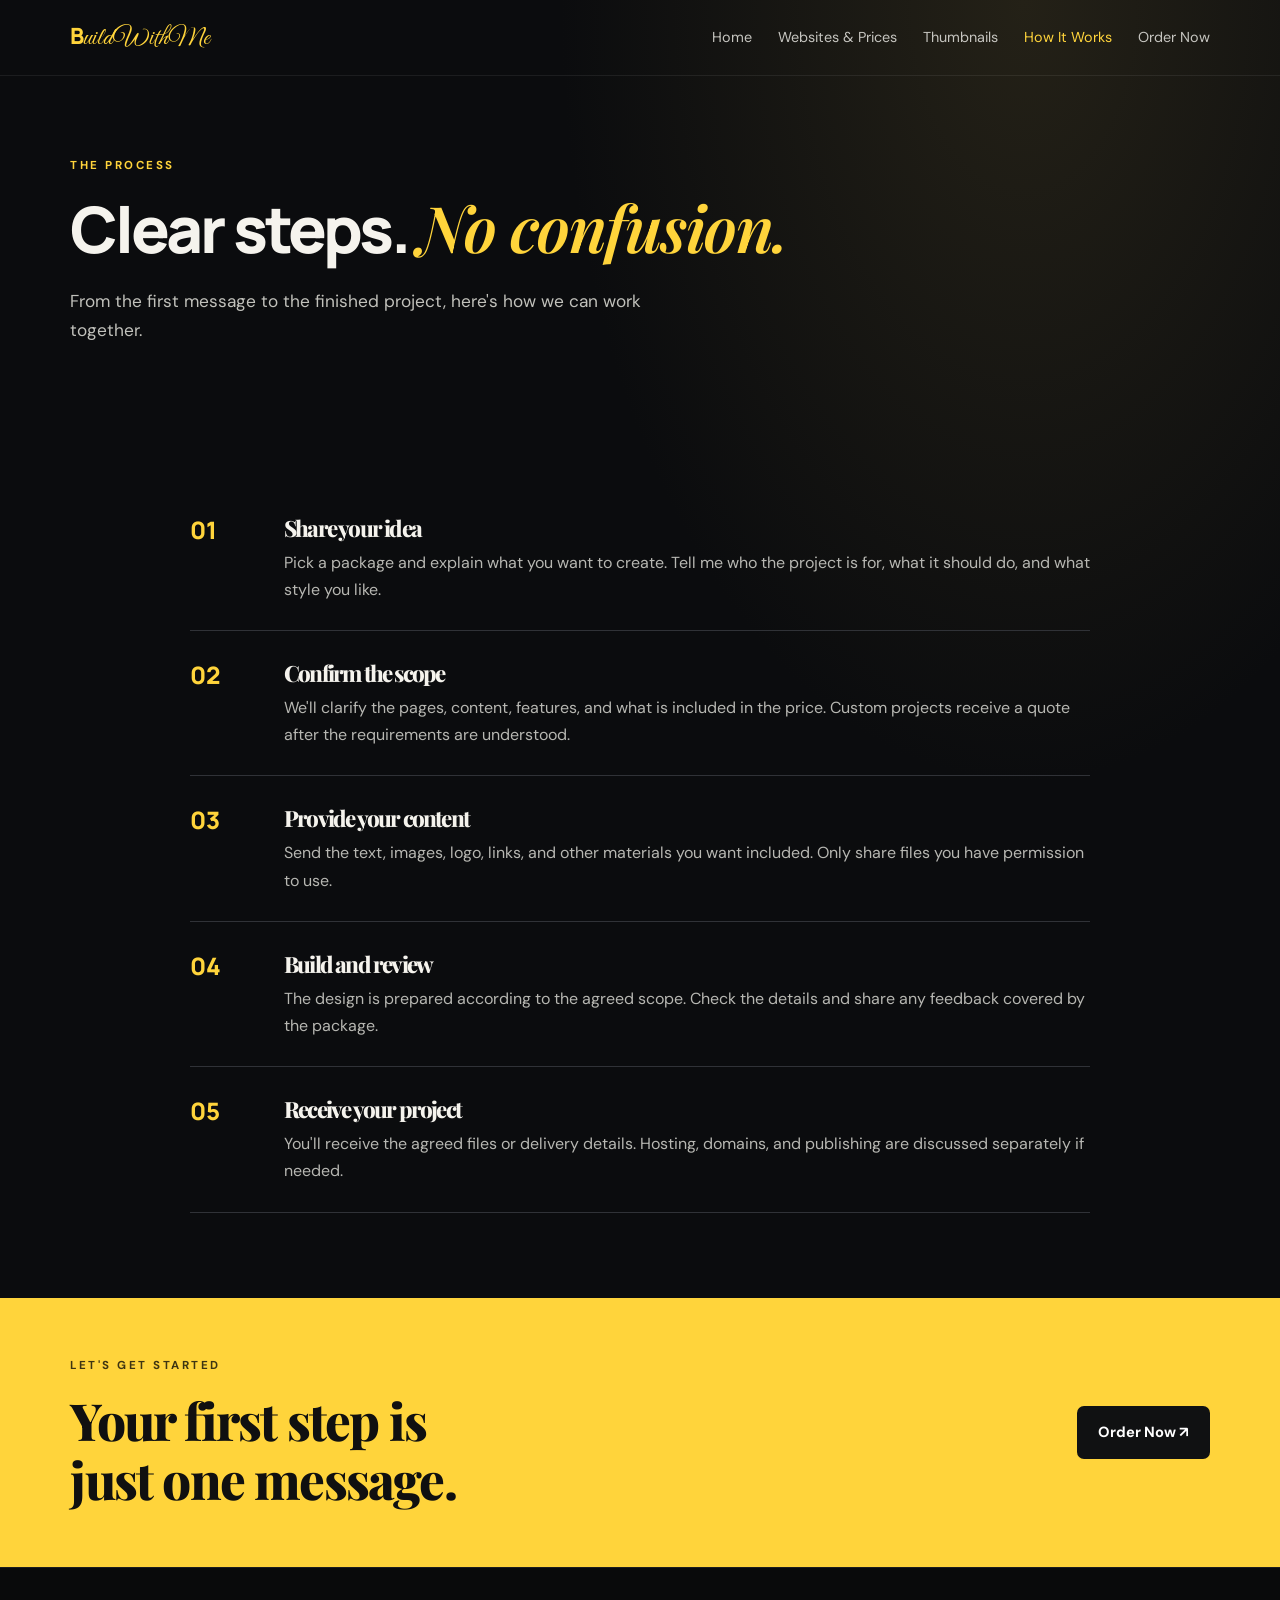
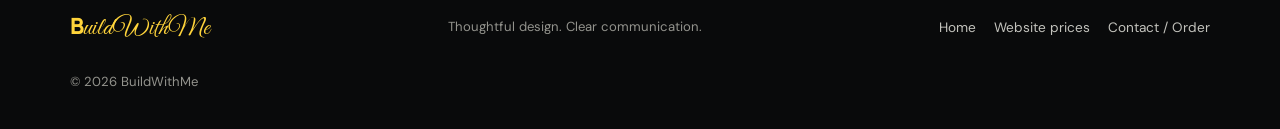
<file: how-it-works.html>
<!doctype html><html lang="en"><head><meta charset="utf-8"><meta name="viewport" content="width=device-width,initial-scale=1"><title>How It Works — BuildWithMe</title><link rel="stylesheet" href="style.css"></head><body><header><a class="logo" href="index.html">B<span>uildWithMe</span></a><button class="menu" onclick="document.querySelector('nav').classList.toggle('show')">☰</button><nav><a href="index.html">Home</a><a href="websites.html">Websites & Prices</a><a href="thumbnails.html">Thumbnails</a><a class="active" href="how-it-works.html">How It Works</a><a href="order.html">Order Now</a></nav></header><main><section class="pagehero wrap"><p class="eyebrow">THE PROCESS</p><h1>Clear steps. <em>No confusion.</em></h1><p class="lead">From the first message to the finished project, here's how we can work together.</p></section><section class="section wrap steps"><article><span>01</span><div><h2>Share your idea</h2><p>Pick a package and explain what you want to create. Tell me who the project is for, what it should do, and what style you like.</p></div></article><article><span>02</span><div><h2>Confirm the scope</h2><p>We'll clarify the pages, content, features, and what is included in the price. Custom projects receive a quote after the requirements are understood.</p></div></article><article><span>03</span><div><h2>Provide your content</h2><p>Send the text, images, logo, links, and other materials you want included. Only share files you have permission to use.</p></div></article><article><span>04</span><div><h2>Build and review</h2><p>The design is prepared according to the agreed scope. Check the details and share any feedback covered by the package.</p></div></article><article><span>05</span><div><h2>Receive your project</h2><p>You'll receive the agreed files or delivery details. Hosting, domains, and publishing are discussed separately if needed.</p></div></article></section><section class="cta"><div class="wrap cta-inner"><div><p class="eyebrow">LET'S GET STARTED</p><h2>Your first step is<br>just one message.</h2></div><a class="btn black" href="order.html">Order Now ↗</a></div></section></main><footer><div class="wrap foot"><a class="logo" href="index.html">B<span>uildWithMe</span></a><p>Thoughtful design. Clear communication.</p><div><a href="index.html">Home</a><a href="websites.html">Website prices</a><a href="order.html">Contact / Order</a></div><small>© <span class="year"></span> BuildWithMe</small></div></footer><script src="app.js"></script></body></html>
</file>
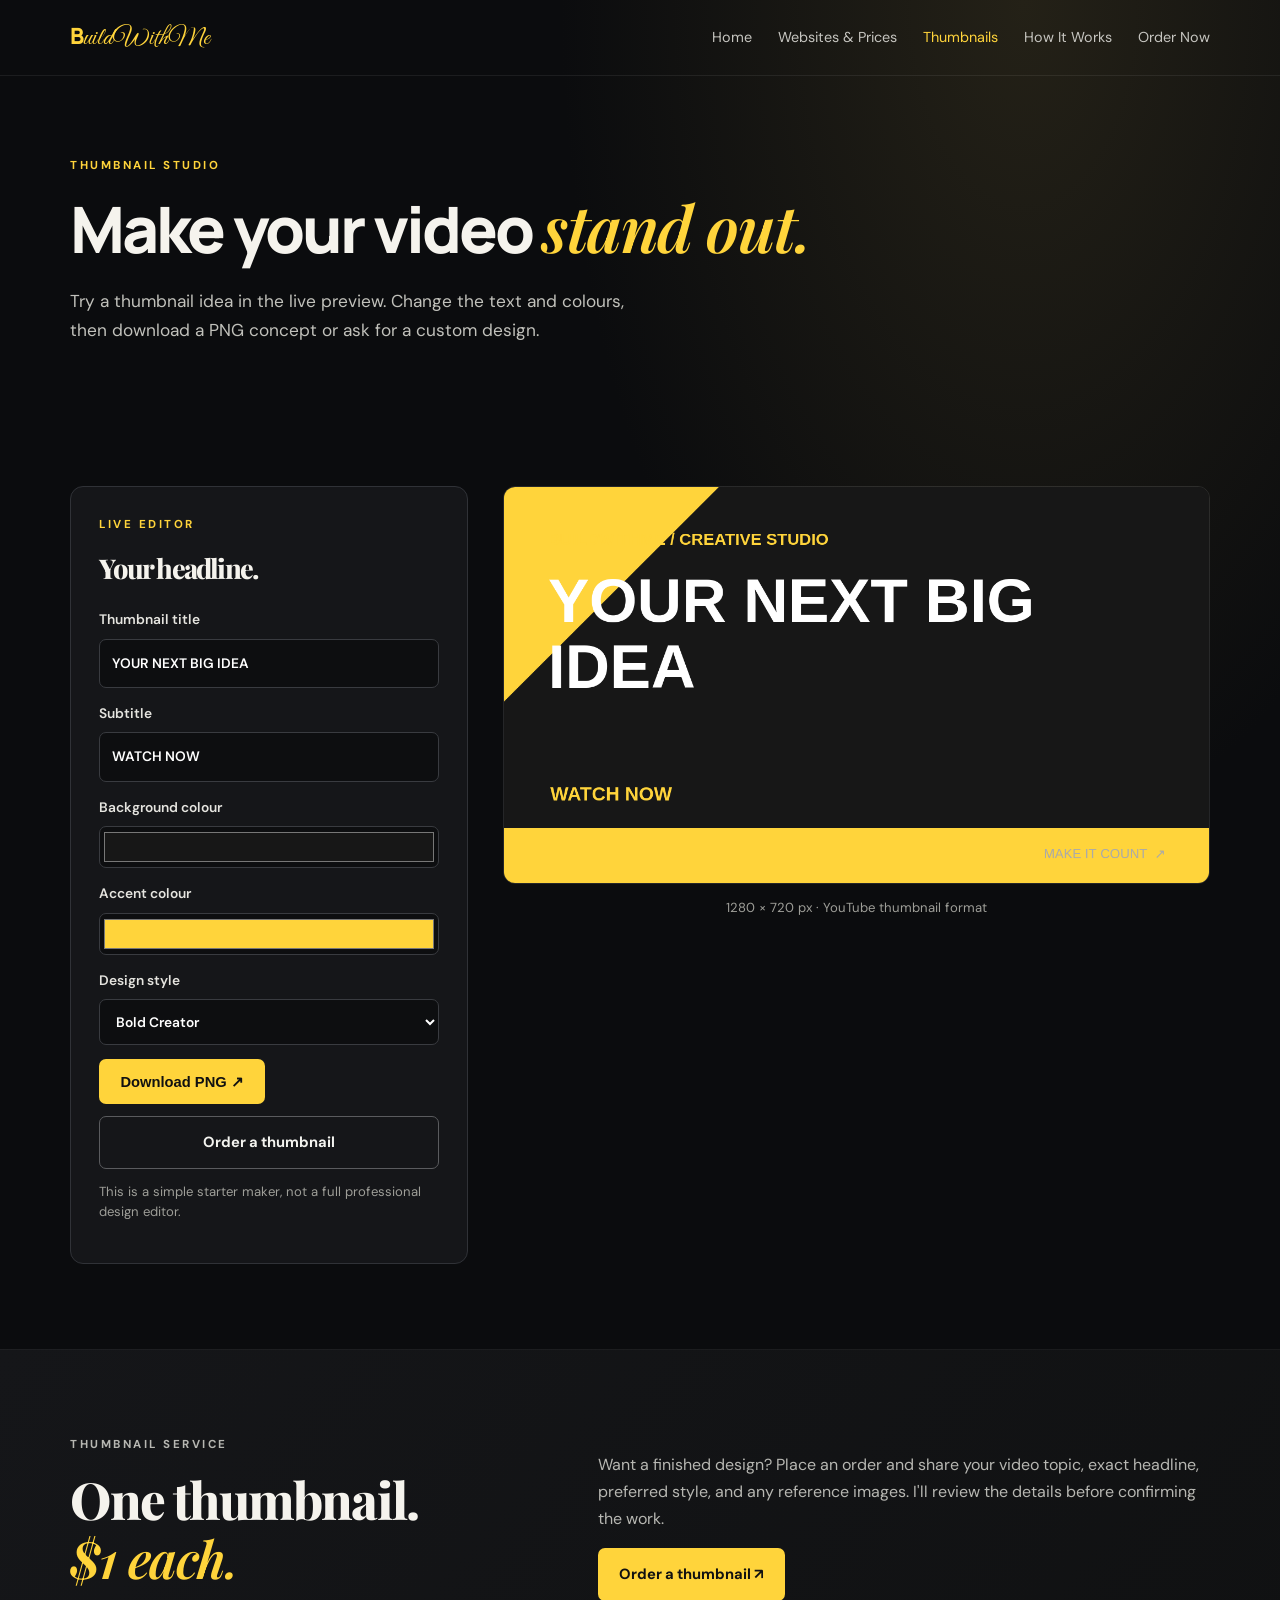
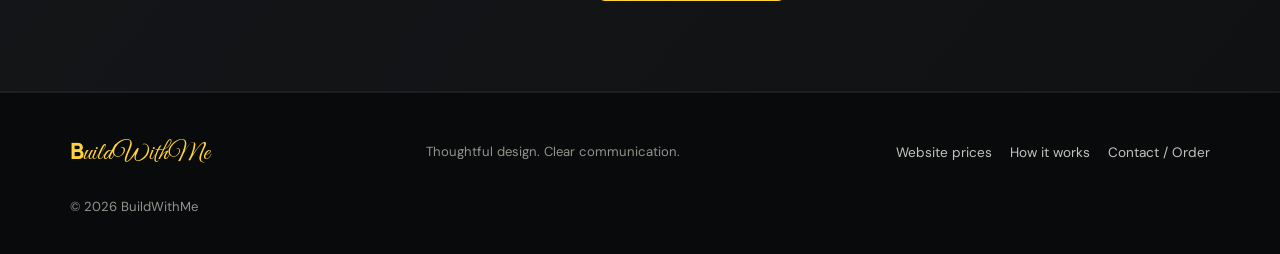
<file: thumbnails.html>
<!doctype html><html lang="en"><head><meta charset="utf-8"><meta name="viewport" content="width=device-width,initial-scale=1"><title>Thumbnails — BuildWithMe</title><link rel="stylesheet" href="style.css"></head><body><header><a class="logo" href="index.html">B<span>uildWithMe</span></a><button class="menu" onclick="document.querySelector('nav').classList.toggle('show')">☰</button><nav><a href="index.html">Home</a><a href="websites.html">Websites & Prices</a><a class="active" href="thumbnails.html">Thumbnails</a><a href="how-it-works.html">How It Works</a><a href="order.html">Order Now</a></nav></header><main><section class="pagehero wrap"><p class="eyebrow">THUMBNAIL STUDIO</p><h1>Make your video <em>stand out.</em></h1><p class="lead">Try a thumbnail idea in the live preview. Change the text and colours, then download a PNG concept or ask for a custom design.</p></section><section class="section wrap studio"><div class="controls"><p class="eyebrow">LIVE EDITOR</p><h2>Your headline.</h2><label>Thumbnail title<input id="title" maxlength="44" value="YOUR NEXT BIG IDEA"></label><label>Subtitle<input id="subtitle" maxlength="60" value="WATCH NOW"></label><label>Background colour<input id="bg" type="color" value="#171717"></label><label>Accent colour<input id="accent" type="color" value="#ffd43b"></label><label>Design style<select id="style"><option value="bold">Bold Creator</option><option value="minimal">Minimal</option><option value="luxury">Luxury</option></select></label><button class="btn yellow" id="download">Download PNG ↗</button><a class="btn ghost wide" href="order.html?plan=Thumbnail">Order a thumbnail</a><p class="hint">This is a simple starter maker, not a full professional design editor.</p></div><div class="preview"><canvas id="canvas" width="1280" height="720"></canvas><p class="small">1280 × 720 px · YouTube thumbnail format</p></div></section><section class="section dark"><div class="wrap split"><div><p class="eyebrow">THUMBNAIL SERVICE</p><h2>One thumbnail.<br><em>$1 each.</em></h2></div><div><p>Want a finished design? Place an order and share your video topic, exact headline, preferred style, and any reference images. I'll review the details before confirming the work.</p><a class="btn yellow" href="order.html?plan=Thumbnail">Order a thumbnail ↗</a></div></div></section></main><footer><div class="wrap foot"><a class="logo" href="index.html">B<span>uildWithMe</span></a><p>Thoughtful design. Clear communication.</p><div><a href="websites.html">Website prices</a><a href="how-it-works.html">How it works</a><a href="order.html">Contact / Order</a></div><small>© <span class="year"></span> BuildWithMe</small></div></footer><script src="app.js"></script></body></html>
</file>
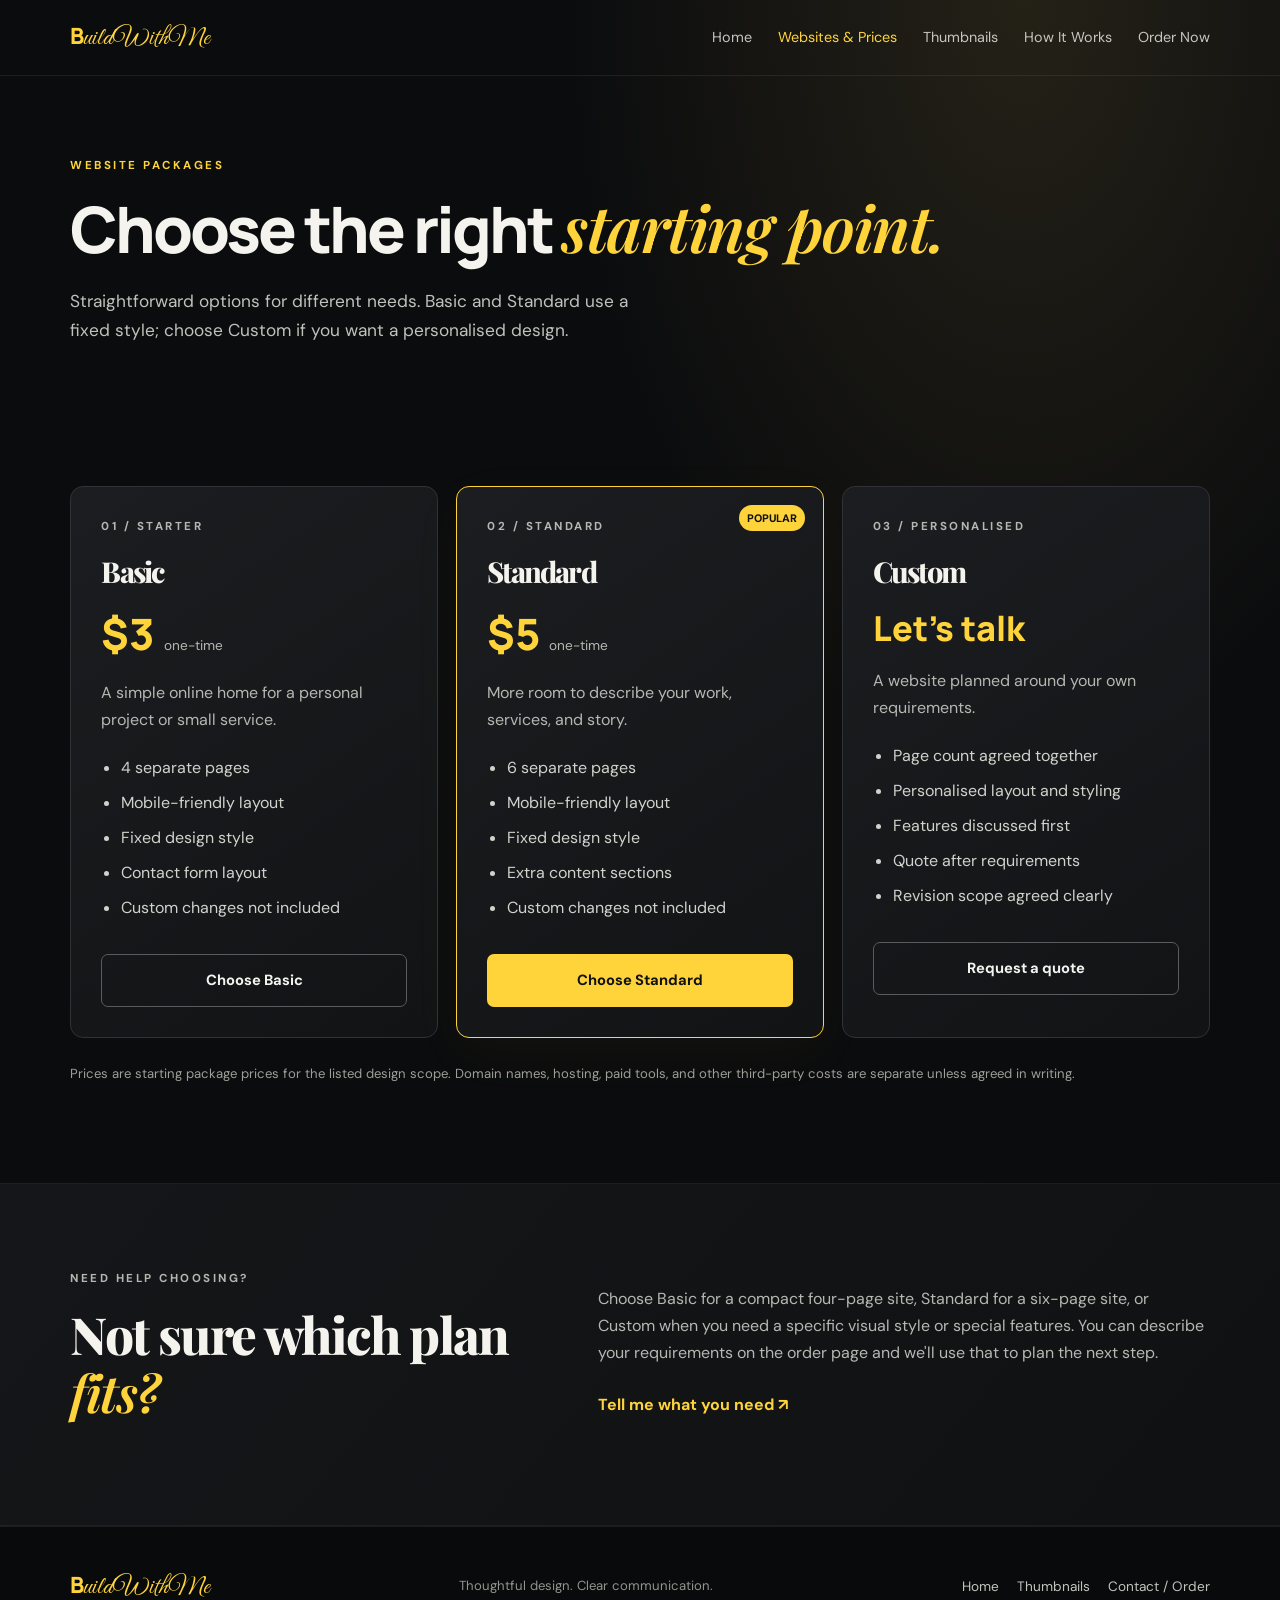
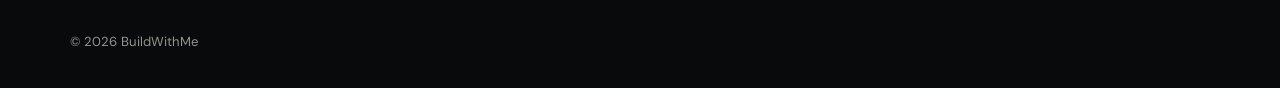
<file: websites.html>
<!doctype html><html lang="en"><head><meta charset="utf-8"><meta name="viewport" content="width=device-width,initial-scale=1"><title>Websites & Prices — BuildWithMe</title><link rel="stylesheet" href="style.css"></head><body><header><a class="logo" href="index.html">B<span>uildWithMe</span></a><button class="menu" onclick="document.querySelector('nav').classList.toggle('show')">☰</button><nav><a href="index.html">Home</a><a class="active" href="websites.html">Websites & Prices</a><a href="thumbnails.html">Thumbnails</a><a href="how-it-works.html">How It Works</a><a href="order.html">Order Now</a></nav></header><main><section class="pagehero wrap"><p class="eyebrow">WEBSITE PACKAGES</p><h1>Choose the right <em>starting point.</em></h1><p class="lead">Straightforward options for different needs. Basic and Standard use a fixed style; choose Custom if you want a personalised design.</p></section><section class="section wrap"><div class="prices"><article class="pricecard"><p class="eyebrow">01 / STARTER</p><h2>Basic</h2><div class="price">$3 <small>one-time</small></div><p>A simple online home for a personal project or small service.</p><ul><li>4 separate pages</li><li>Mobile-friendly layout</li><li>Fixed design style</li><li>Contact form layout</li><li>Custom changes not included</li></ul><a class="btn ghost wide" href="order.html?plan=Basic">Choose Basic</a></article><article class="pricecard featured"><span class="pill">POPULAR</span><p class="eyebrow">02 / STANDARD</p><h2>Standard</h2><div class="price">$5 <small>one-time</small></div><p>More room to describe your work, services, and story.</p><ul><li>6 separate pages</li><li>Mobile-friendly layout</li><li>Fixed design style</li><li>Extra content sections</li><li>Custom changes not included</li></ul><a class="btn yellow wide" href="order.html?plan=Standard">Choose Standard</a></article><article class="pricecard"><p class="eyebrow">03 / PERSONALISED</p><h2>Custom</h2><div class="price customprice">Let's talk</div><p>A website planned around your own requirements.</p><ul><li>Page count agreed together</li><li>Personalised layout and styling</li><li>Features discussed first</li><li>Quote after requirements</li><li>Revision scope agreed clearly</li></ul><a class="btn ghost wide" href="order.html?plan=Custom">Request a quote</a></article></div><p class="note">Prices are starting package prices for the listed design scope. Domain names, hosting, paid tools, and other third-party costs are separate unless agreed in writing.</p></section><section class="section dark"><div class="wrap split"><div><p class="eyebrow">NEED HELP CHOOSING?</p><h2>Not sure which plan <em>fits?</em></h2></div><div><p>Choose Basic for a compact four-page site, Standard for a six-page site, or Custom when you need a specific visual style or special features. You can describe your requirements on the order page and we'll use that to plan the next step.</p><a class="underlink" href="order.html">Tell me what you need ↗</a></div></div></section></main><footer><div class="wrap foot"><a class="logo" href="index.html">B<span>uildWithMe</span></a><p>Thoughtful design. Clear communication.</p><div><a href="index.html">Home</a><a href="thumbnails.html">Thumbnails</a><a href="order.html">Contact / Order</a></div><small>© <span class="year"></span> BuildWithMe</small></div></footer><script src="app.js"></script></body></html>
</file>
<file: style.css>
@import url('https://fonts.googleapis.com/css2?family=DM+Sans:wght@400;500;600;700&family=Manrope:wght@400;500;600;700;800&family=Playfair+Display:ital,wght@0,500;0,600;0,700;1,500;1,600&family=Great+Vibes&display=swap');
:root{--bg:#0b0c0e;--panel:#141619;--panel2:#1b1d20;--text:#f5f3ed;--muted:#b7b7b2;--yellow:#ffd43b;--line:#303237;--max:1160px}*{box-sizing:border-box}html{scroll-behavior:smooth}body{margin:0;background:radial-gradient(ellipse at 80% 0%,#242117 0,transparent 32%),var(--bg);color:var(--text);font-family:'DM Sans',sans-serif;line-height:1.7}a{color:inherit;text-decoration:none}header{max-width:1320px;margin:auto;padding:20px 5.5%;display:flex;align-items:center;justify-content:space-between;border-bottom:1px solid #ffffff12;position:relative;z-index:5}.logo{font:800 1.4rem Manrope,sans-serif;letter-spacing:-1px}.logo:first-letter{color:var(--yellow)}.logo span{color:var(--muted)}nav{display:flex;align-items:center;gap:26px}nav a{font-size:.9rem;color:#c6c5c0;transition:.2s}nav a:hover,nav a.active{color:var(--yellow)}.menu{display:none;background:none;color:white;border:0;font-size:1.5rem}.wrap{max-width:var(--max);width:89%;margin:auto}.hero{display:grid;grid-template-columns:1fr 1fr;align-items:center;gap:60px;padding-top:75px;padding-bottom:92px;min-height:600px}.eyebrow{font-size:.72rem;letter-spacing:2.5px;color:var(--yellow);font-weight:700;margin:0 0 16px}.hero h1,.pagehero h1{font:800 clamp(2.7rem,5.6vw,5.1rem)/1.08 Manrope,sans-serif;letter-spacing:-3px;margin:0 0 24px}.hero h1 em,.pagehero h1 em,h2 em{color:var(--yellow);font-style:normal}.lead{font-size:1.08rem;color:#c1c1bb;max-width:590px}.buttons{display:flex;gap:12px;flex-wrap:wrap;margin:30px 0 18px}.btn{display:inline-flex;align-items:center;justify-content:center;padding:13px 20px;border-radius:7px;font-weight:700;font-size:.92rem;border:1px solid transparent;cursor:pointer;transition:transform .2s,background .2s}.btn:hover{transform:translateY(-2px)}.yellow{background:var(--yellow);color:#111}.ghost{border-color:#5a5b5e;color:#f3f3ef;background:transparent}.black{background:#101112;color:white}.small,.hint,.note{font-size:.82rem;color:#9e9e98}.hero-image{position:relative}.hero-image img{width:100%;height:410px;object-fit:cover;border-radius:14px;border:1px solid #ffffff25;filter:saturate(.78)}.image-tag{position:absolute;bottom:-18px;left:-20px;background:var(--yellow);color:#121212;padding:13px 19px;border-radius:8px;font-weight:800;box-shadow:0 15px 50px #0008}.section{padding:85px 0}.dark{background:linear-gradient(130deg,#151619,#101112);border-top:1px solid #ffffff0b;border-bottom:1px solid #ffffff0b}.section h2,.split h2,.cta h2{font:800 clamp(2rem,4vw,3.3rem)/1.15 Manrope,sans-serif;letter-spacing:-1.8px;margin:0 0 18px}.section-intro{color:var(--muted);max-width:620px}.cards{display:grid;grid-template-columns:repeat(3,1fr);gap:18px;margin-top:36px}.cards article{background:linear-gradient(145deg,#1a1c1f,#121315);border:1px solid var(--line);padding:28px;border-radius:12px}.icon{font-size:2rem;color:var(--yellow)}.cards h3{font:700 1.2rem Manrope}.cards p,.split p,.pricecard p,.order-info p{color:var(--muted)}.cards article>a,.underlink{display:inline-block;color:var(--yellow);font-weight:700;margin-top:8px}.split{display:grid;grid-template-columns:.85fr 1.15fr;gap:75px;align-items:start}.cta{background:var(--yellow);color:#101010;padding:58px 0}.cta .eyebrow{color:#3e3512}.cta-inner{display:flex;justify-content:space-between;align-items:center;gap:25px}.cta h2{margin:0}.pagehero{padding-top:80px;padding-bottom:38px}.pagehero h1{font-size:clamp(2.5rem,5vw,4.3rem)}.prices{display:grid;grid-template-columns:repeat(3,1fr);gap:18px}.pricecard{position:relative;background:linear-gradient(145deg,#1b1d20,#121315);border:1px solid var(--line);border-radius:13px;padding:30px}.pricecard.featured{border-color:var(--yellow);box-shadow:0 15px 55px #ffd43b0a}.pricecard h2{font:800 1.8rem Manrope;margin:0}.price{font:800 2.7rem Manrope;color:var(--yellow);margin:14px 0}.price small{font:400 .85rem 'DM Sans';color:var(--muted)}.customprice{font-size:2.15rem}.pricecard ul{padding-left:20px;color:#d2d2cc;min-height:155px}.pricecard li{padding:4px 0}.wide{width:100%;margin-top:12px}.pill{position:absolute;right:18px;top:18px;background:var(--yellow);color:#111;font-size:.68rem;font-weight:800;padding:4px 8px;border-radius:20px}.note{margin-top:25px}.studio{display:grid;grid-template-columns:.72fr 1.28fr;gap:35px;align-items:start}.controls,.order-form{background:#151619;border:1px solid var(--line);padding:28px;border-radius:13px}.controls h2,.order-info h2{font:800 1.7rem Manrope;margin:0 0 22px}.controls label,.order-form label{display:block;font-size:.86rem;font-weight:600;margin:14px 0;color:#e5e4df}.controls input:not([type=color]),.controls select,.order-form input,.order-form select,.order-form textarea{display:block;width:100%;margin-top:7px;background:#0d0e10;color:white;border:1px solid #393b40;border-radius:7px;padding:12px;font:inherit}.controls input[type=color]{display:block;width:100%;height:42px;background:#0d0e10;border:1px solid #393b40;border-radius:7px;margin-top:7px}.preview canvas{width:100%;height:auto;display:block;border-radius:12px;border:1px solid #ffffff1c}.preview .small{text-align:center}.hint{line-height:1.5}.steps{max-width:900px}.steps article{display:grid;grid-template-columns:70px 1fr;gap:24px;padding:27px 0;border-bottom:1px solid var(--line)}.steps article>span{font:800 1.5rem Manrope;color:var(--yellow)}.steps h2{font:800 1.4rem Manrope;margin:0 0 6px}.steps p{margin:0;color:var(--muted)}.order-layout{display:grid;grid-template-columns:1fr 1fr;gap:45px;align-items:start}.info-card{display:flex;gap:14px;padding:17px;background:#151619;border:1px solid var(--line);border-radius:9px;margin:14px 0}.info-card>span{font-size:1.5rem;color:var(--yellow)}.info-card p{margin:3px 0 0;font-size:.9rem}.order-photo{width:100%;height:200px;object-fit:cover;border-radius:10px;margin-top:15px;filter:saturate(.7)}.status{color:var(--yellow);font-size:.9rem}footer{border-top:1px solid #ffffff14;padding:35px 0;background:#090a0b}.foot{display:flex;align-items:center;justify-content:space-between;gap:20px;flex-wrap:wrap}.foot p,.foot small{color:#93938d;font-size:.82rem}.foot div{display:flex;gap:18px;font-size:.85rem;color:#c3c3bd}.foot small{width:100%}
@media(max-width:850px){header{padding:18px 5.5%}.menu{display:block}nav{display:none;position:absolute;top:70px;left:0;right:0;background:#111214;padding:20px 6%;border-bottom:1px solid var(--line);flex-direction:column;align-items:flex-start;gap:15px}nav.show{display:flex}.hero{grid-template-columns:1fr;gap:35px;padding-top:55px}.hero-image img{height:300px}.cards,.prices{grid-template-columns:1fr}.split,.studio,.order-layout{grid-template-columns:1fr;gap:30px}.pricecard ul{min-height:0}.cta-inner{align-items:flex-start;flex-direction:column}.section{padding:60px 0}.pagehero{padding-top:55px}.foot{align-items:flex-start;flex-direction:column}.foot small{width:auto}}@media(min-width:851px){nav{display:flex!important}}
/* Elegant cursive typography upgrade */
.logo span{font-family:'Great Vibes',cursive;font-size:1.65rem;font-weight:400;letter-spacing:0;color:var(--yellow)}
.hero h1 em,.pagehero h1 em,.section h2 em,.split h2 em,.cta h2 em{font-family:'Playfair Display',serif;font-style:italic;font-weight:600;letter-spacing:-1.5px}
.section h2,.split h2,.cta h2{font-family:'Playfair Display',serif}
.hero h1,.pagehero h1{font-family:'Manrope',sans-serif}
.signature,.small b{font-family:'Playfair Display',serif;font-style:italic}
.pricecard h2{font-family:'Playfair Display',serif}
</file>
